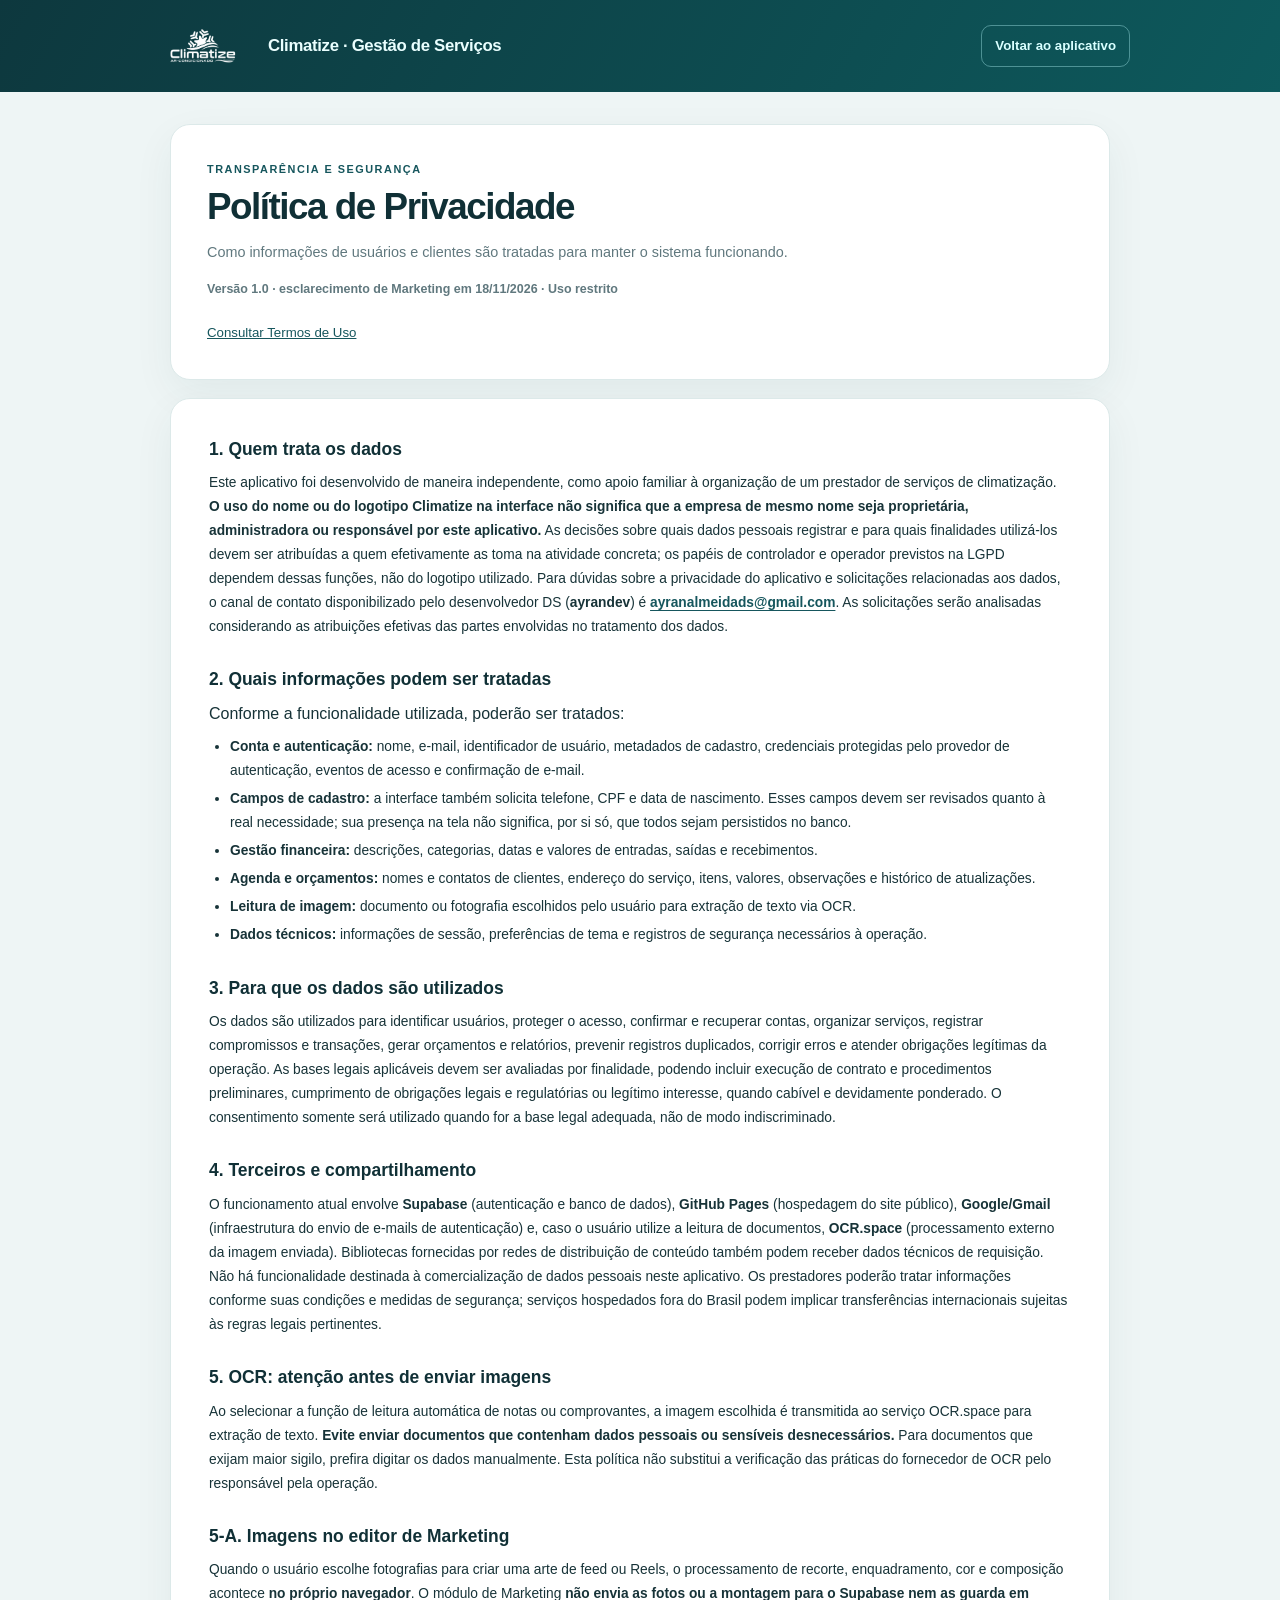
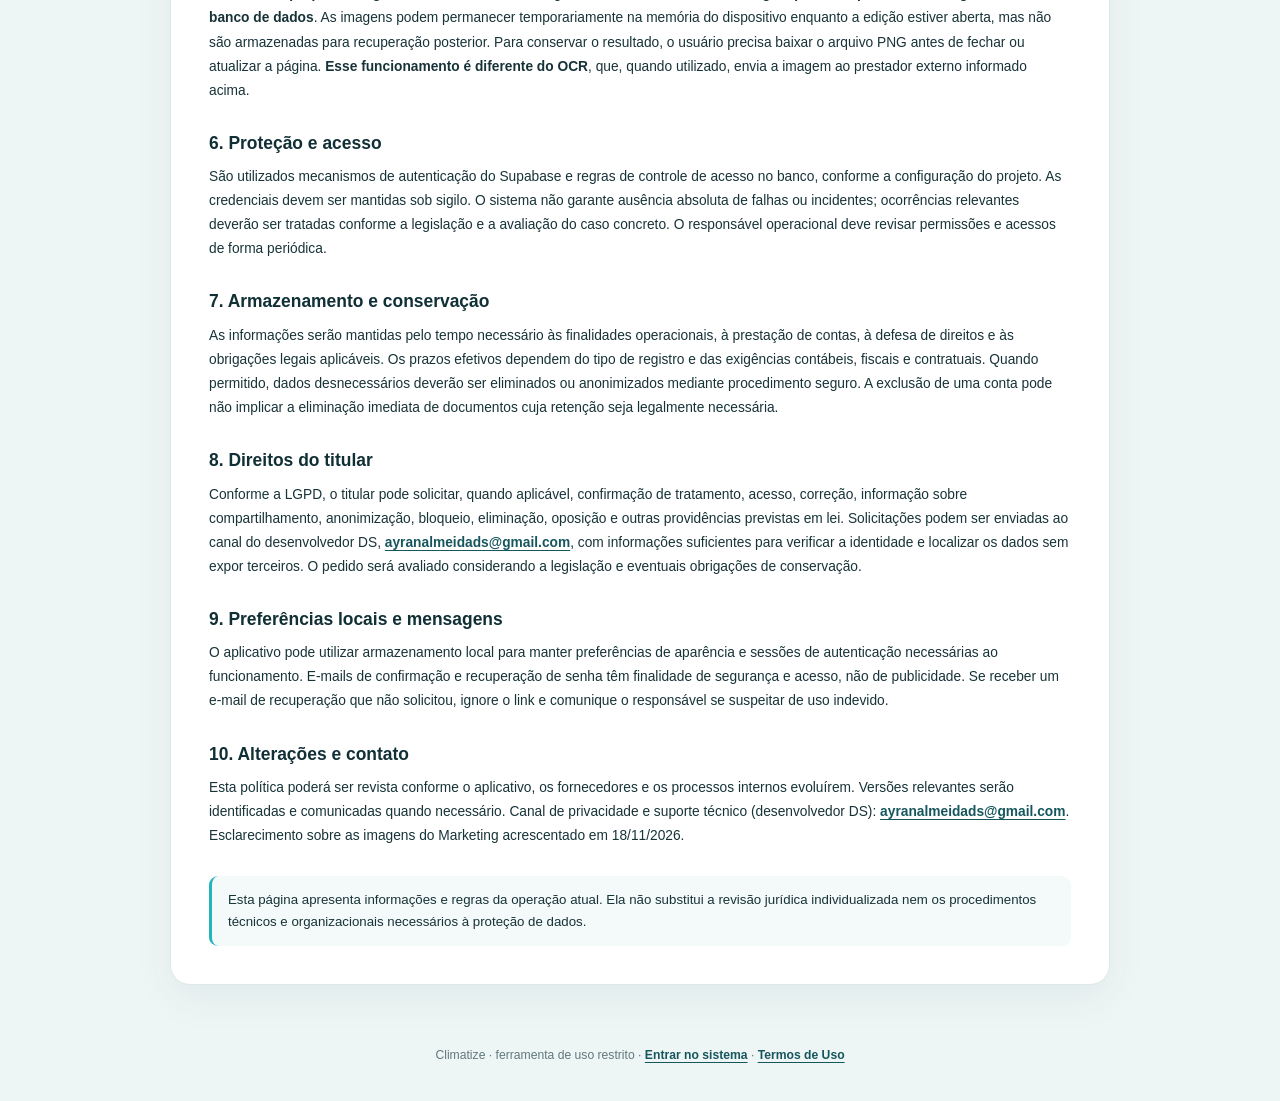
<file: privacidade.html>
<!doctype html>
<html lang="pt-BR"><head><meta charset="utf-8"><meta name="viewport" content="width=device-width, initial-scale=1"><meta name="robots" content="index,follow"><meta name="description" content="Como informações de usuários e clientes são tratadas para manter o sistema funcionando."><meta name="color-scheme" content="light dark"><meta name="theme-color" content="#0d383e"><title>Climatize · Política de Privacidade</title>
<script>(function(){try{var v=localStorage.getItem('climatize_theme_v21');document.documentElement.dataset.theme=v==='dark'||v==='light'?v:'light'}catch(e){document.documentElement.dataset.theme='light'}})();</script>
<link rel="icon" href="icon-192-v22.png"><link rel="stylesheet" href="ui-v23.css?v=20261117.2340"><link rel="stylesheet" href="legal.css?v=20261117.2350"></head>
<body class="legal-layout"><header class="legal-header"><div class="legal-brand"><img src="climatize.png" alt="Logo Climatize"><b>Climatize · Gestão de Serviços</b></div><a href="index.html">Voltar ao aplicativo</a></header><main class="legal-content" id="conteudo"><div class="legal-intro"><span class="legal-overline">Transparência e segurança</span><h1>Política de Privacidade</h1><p>Como informações de usuários e clientes são tratadas para manter o sistema funcionando.</p><p class="legal-meta">Versão 1.0 · esclarecimento de Marketing em 18/11/2026 · Uso restrito</p><div class="legal-links"><a href="termos.html">Consultar Termos de Uso</a></div></div><article class="legal-main"><section><h2>1. Quem trata os dados</h2><p>Este aplicativo foi desenvolvido de maneira independente, como apoio familiar à organização de um prestador de serviços de climatização. <strong>O uso do nome ou do logotipo Climatize na interface não significa que a empresa de mesmo nome seja proprietária, administradora ou responsável por este aplicativo.</strong> As decisões sobre quais dados pessoais registrar e para quais finalidades utilizá-los devem ser atribuídas a quem efetivamente as toma na atividade concreta; os papéis de controlador e operador previstos na LGPD dependem dessas funções, não do logotipo utilizado. Para dúvidas sobre a privacidade do aplicativo e solicitações relacionadas aos dados, o canal de contato disponibilizado pelo desenvolvedor DS (<strong>ayrandev</strong>) é <a href="mailto:ayranalmeidads@gmail.com">ayranalmeidads@gmail.com</a>. As solicitações serão analisadas considerando as atribuições efetivas das partes envolvidas no tratamento dos dados.</p></section>
<section><h2>2. Quais informações podem ser tratadas</h2><div>Conforme a funcionalidade utilizada, poderão ser tratados:<ul><li><strong>Conta e autenticação:</strong> nome, e-mail, identificador de usuário, metadados de cadastro, credenciais protegidas pelo provedor de autenticação, eventos de acesso e confirmação de e-mail.</li><li><strong>Campos de cadastro:</strong> a interface também solicita telefone, CPF e data de nascimento. Esses campos devem ser revisados quanto à real necessidade; sua presença na tela não significa, por si só, que todos sejam persistidos no banco.</li><li><strong>Gestão financeira:</strong> descrições, categorias, datas e valores de entradas, saídas e recebimentos.</li><li><strong>Agenda e orçamentos:</strong> nomes e contatos de clientes, endereço do serviço, itens, valores, observações e histórico de atualizações.</li><li><strong>Leitura de imagem:</strong> documento ou fotografia escolhidos pelo usuário para extração de texto via OCR.</li><li><strong>Dados técnicos:</strong> informações de sessão, preferências de tema e registros de segurança necessários à operação.</li></ul></div></section>
<section><h2>3. Para que os dados são utilizados</h2><p>Os dados são utilizados para identificar usuários, proteger o acesso, confirmar e recuperar contas, organizar serviços, registrar compromissos e transações, gerar orçamentos e relatórios, prevenir registros duplicados, corrigir erros e atender obrigações legítimas da operação. As bases legais aplicáveis devem ser avaliadas por finalidade, podendo incluir execução de contrato e procedimentos preliminares, cumprimento de obrigações legais e regulatórias ou legítimo interesse, quando cabível e devidamente ponderado. O consentimento somente será utilizado quando for a base legal adequada, não de modo indiscriminado.</p></section>
<section><h2>4. Terceiros e compartilhamento</h2><p>O funcionamento atual envolve <strong>Supabase</strong> (autenticação e banco de dados), <strong>GitHub Pages</strong> (hospedagem do site público), <strong>Google/Gmail</strong> (infraestrutura do envio de e-mails de autenticação) e, caso o usuário utilize a leitura de documentos, <strong>OCR.space</strong> (processamento externo da imagem enviada). Bibliotecas fornecidas por redes de distribuição de conteúdo também podem receber dados técnicos de requisição. Não há funcionalidade destinada à comercialização de dados pessoais neste aplicativo. Os prestadores poderão tratar informações conforme suas condições e medidas de segurança; serviços hospedados fora do Brasil podem implicar transferências internacionais sujeitas às regras legais pertinentes.</p></section>
<section><h2>5. OCR: atenção antes de enviar imagens</h2><p>Ao selecionar a função de leitura automática de notas ou comprovantes, a imagem escolhida é transmitida ao serviço OCR.space para extração de texto. <strong>Evite enviar documentos que contenham dados pessoais ou sensíveis desnecessários.</strong> Para documentos que exijam maior sigilo, prefira digitar os dados manualmente. Esta política não substitui a verificação das práticas do fornecedor de OCR pelo responsável pela operação.</p></section>
<section><h2>5-A. Imagens no editor de Marketing</h2><p>Quando o usuário escolhe fotografias para criar uma arte de feed ou Reels, o processamento de recorte, enquadramento, cor e composição acontece <strong>no próprio navegador</strong>. O módulo de Marketing <strong>não envia as fotos ou a montagem para o Supabase nem as guarda em banco de dados</strong>. As imagens podem permanecer temporariamente na memória do dispositivo enquanto a edição estiver aberta, mas não são armazenadas para recuperação posterior. Para conservar o resultado, o usuário precisa baixar o arquivo PNG antes de fechar ou atualizar a página. <strong>Esse funcionamento é diferente do OCR</strong>, que, quando utilizado, envia a imagem ao prestador externo informado acima.</p></section>
<section><h2>6. Proteção e acesso</h2><p>São utilizados mecanismos de autenticação do Supabase e regras de controle de acesso no banco, conforme a configuração do projeto. As credenciais devem ser mantidas sob sigilo. O sistema não garante ausência absoluta de falhas ou incidentes; ocorrências relevantes deverão ser tratadas conforme a legislação e a avaliação do caso concreto. O responsável operacional deve revisar permissões e acessos de forma periódica.</p></section>
<section><h2>7. Armazenamento e conservação</h2><p>As informações serão mantidas pelo tempo necessário às finalidades operacionais, à prestação de contas, à defesa de direitos e às obrigações legais aplicáveis. Os prazos efetivos dependem do tipo de registro e das exigências contábeis, fiscais e contratuais. Quando permitido, dados desnecessários deverão ser eliminados ou anonimizados mediante procedimento seguro. A exclusão de uma conta pode não implicar a eliminação imediata de documentos cuja retenção seja legalmente necessária.</p></section>
<section><h2>8. Direitos do titular</h2><p>Conforme a LGPD, o titular pode solicitar, quando aplicável, confirmação de tratamento, acesso, correção, informação sobre compartilhamento, anonimização, bloqueio, eliminação, oposição e outras providências previstas em lei. Solicitações podem ser enviadas ao canal do desenvolvedor DS, <a href="mailto:ayranalmeidads@gmail.com">ayranalmeidads@gmail.com</a>, com informações suficientes para verificar a identidade e localizar os dados sem expor terceiros. O pedido será avaliado considerando a legislação e eventuais obrigações de conservação.</p></section>
<section><h2>9. Preferências locais e mensagens</h2><p>O aplicativo pode utilizar armazenamento local para manter preferências de aparência e sessões de autenticação necessárias ao funcionamento. E-mails de confirmação e recuperação de senha têm finalidade de segurança e acesso, não de publicidade. Se receber um e-mail de recuperação que não solicitou, ignore o link e comunique o responsável se suspeitar de uso indevido.</p></section>
<section><h2>10. Alterações e contato</h2><p>Esta política poderá ser revista conforme o aplicativo, os fornecedores e os processos internos evoluírem. Versões relevantes serão identificadas e comunicadas quando necessário. Canal de privacidade e suporte técnico (desenvolvedor DS): <a href="mailto:ayranalmeidads@gmail.com">ayranalmeidads@gmail.com</a>. Esclarecimento sobre as imagens do Marketing acrescentado em 18/11/2026.</p></section><div class="legal-note">Esta página apresenta informações e regras da operação atual. Ela não substitui a revisão jurídica individualizada nem os procedimentos técnicos e organizacionais necessários à proteção de dados.</div></article></main><footer class="legal-footer">Climatize · ferramenta de uso restrito · <a href="index.html">Entrar no sistema</a> · <a href="termos.html">Termos de Uso</a></footer></body></html>
</file>
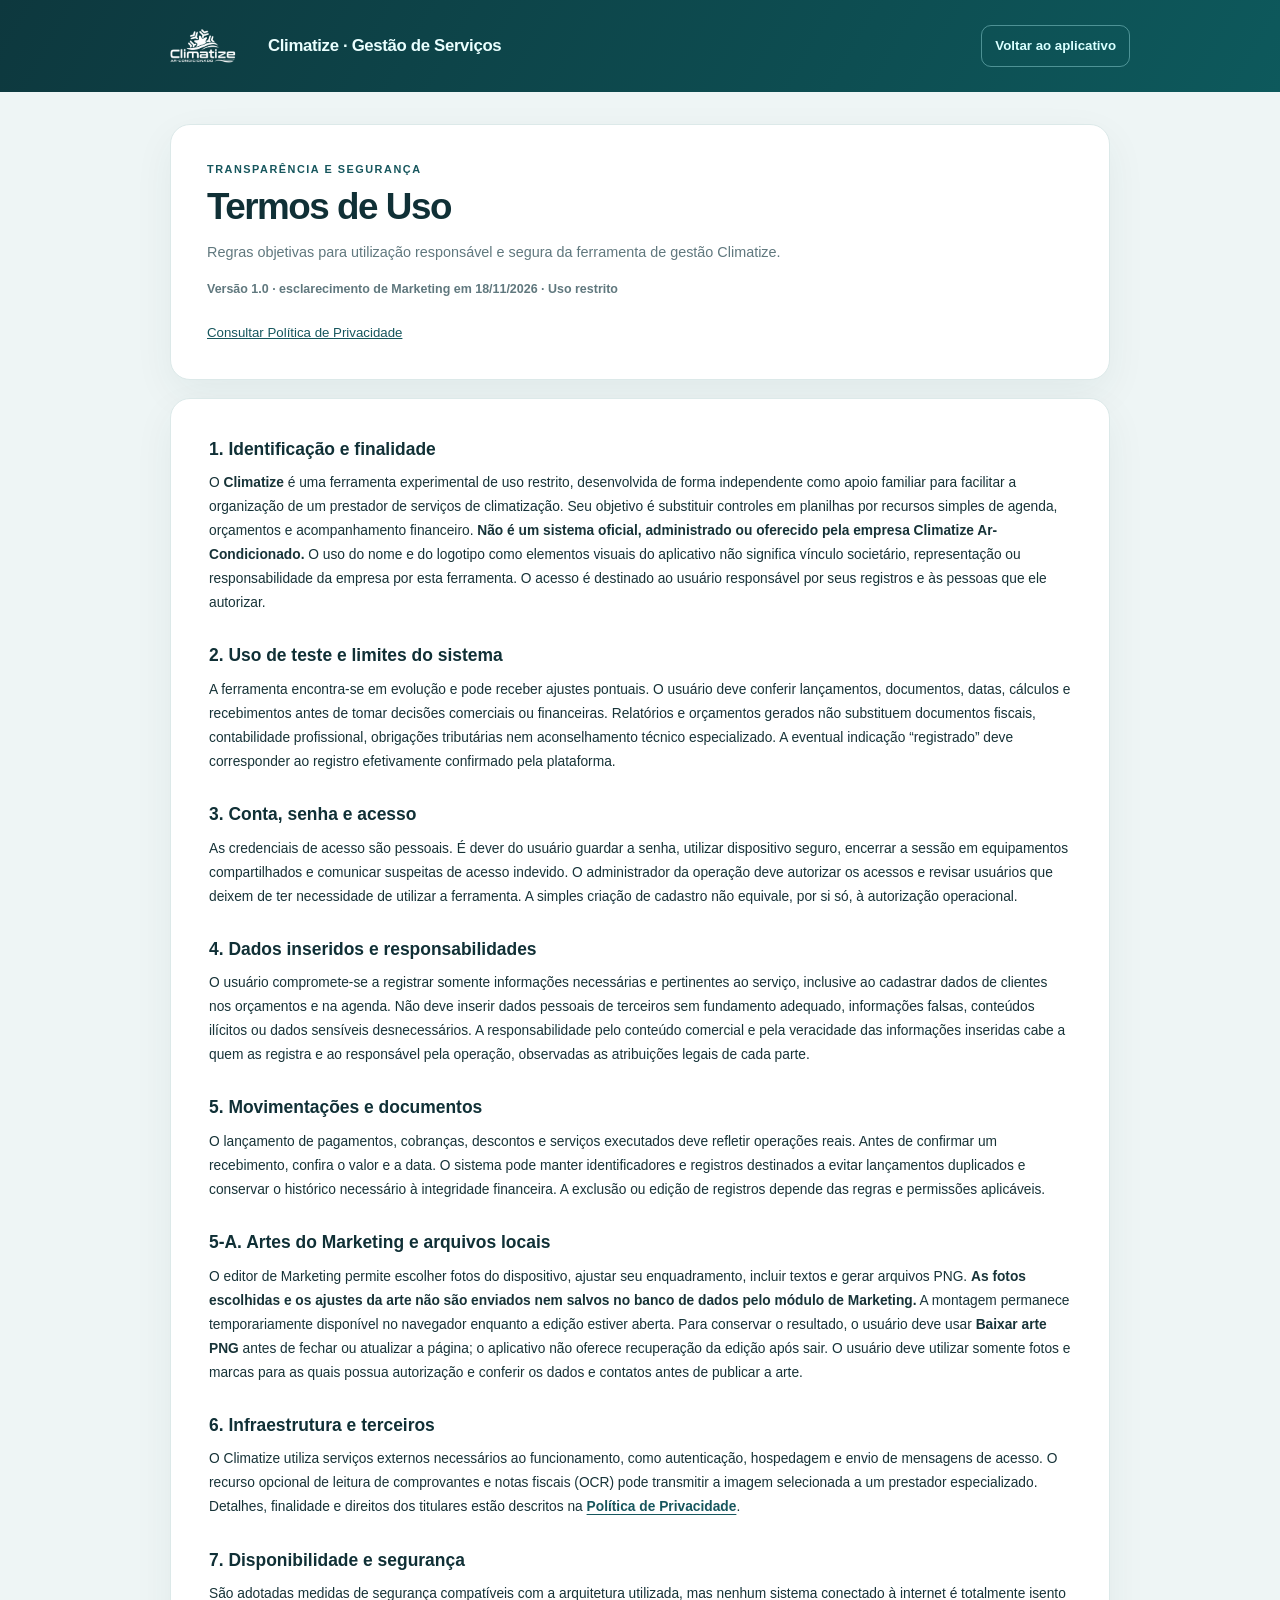
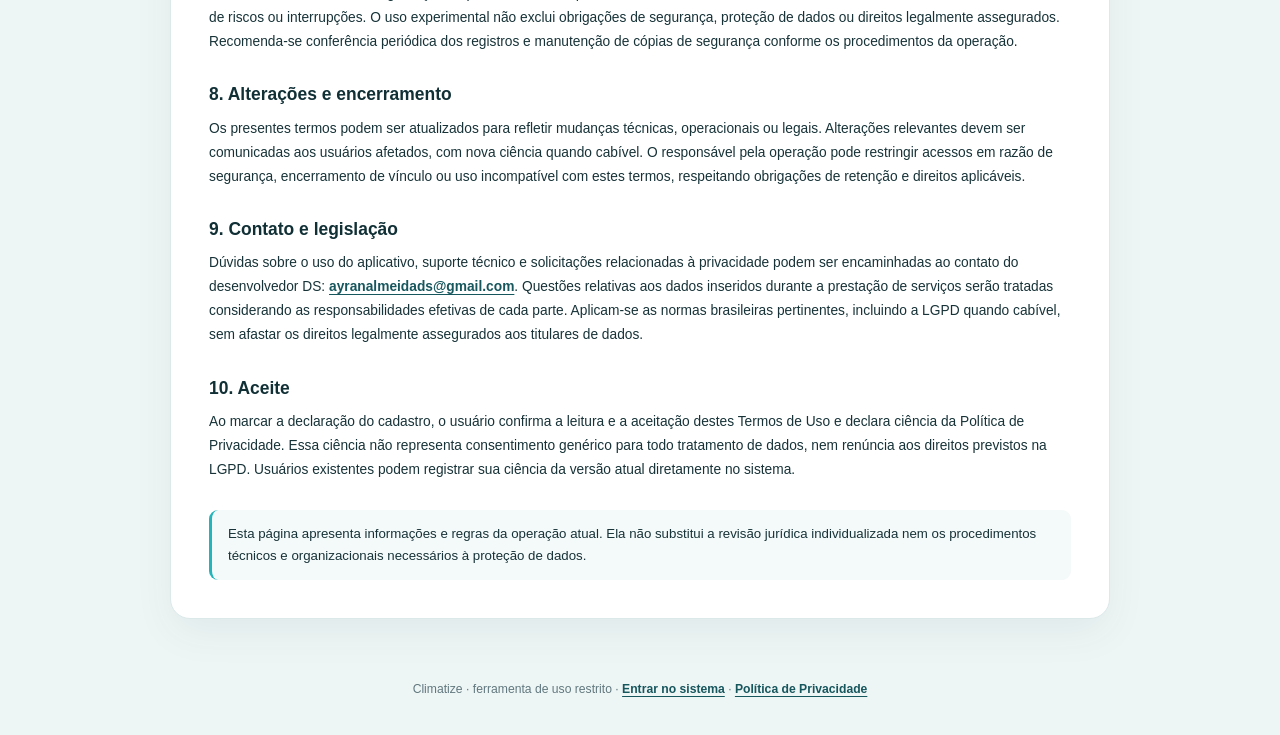
<file: termos.html>
<!doctype html>
<html lang="pt-BR"><head><meta charset="utf-8"><meta name="viewport" content="width=device-width, initial-scale=1"><meta name="robots" content="index,follow"><meta name="description" content="Regras objetivas para utilização responsável e segura da ferramenta de gestão Climatize."><meta name="color-scheme" content="light dark"><meta name="theme-color" content="#0d383e"><title>Climatize · Termos de Uso</title>
<script>(function(){try{var v=localStorage.getItem('climatize_theme_v21');document.documentElement.dataset.theme=v==='dark'||v==='light'?v:'light'}catch(e){document.documentElement.dataset.theme='light'}})();</script>
<link rel="icon" href="icon-192-v22.png"><link rel="stylesheet" href="ui-v23.css?v=20261117.2340"><link rel="stylesheet" href="legal.css?v=20261117.2350"></head>
<body class="legal-layout"><header class="legal-header"><div class="legal-brand"><img src="climatize.png" alt="Logo Climatize"><b>Climatize · Gestão de Serviços</b></div><a href="index.html">Voltar ao aplicativo</a></header><main class="legal-content" id="conteudo"><div class="legal-intro"><span class="legal-overline">Transparência e segurança</span><h1>Termos de Uso</h1><p>Regras objetivas para utilização responsável e segura da ferramenta de gestão Climatize.</p><p class="legal-meta">Versão 1.0 · esclarecimento de Marketing em 18/11/2026 · Uso restrito</p><div class="legal-links"><a href="privacidade.html">Consultar Política de Privacidade</a></div></div><article class="legal-main"><section><h2>1. Identificação e finalidade</h2><p>O <strong>Climatize</strong> é uma ferramenta experimental de uso restrito, desenvolvida de forma independente como apoio familiar para facilitar a organização de um prestador de serviços de climatização. Seu objetivo é substituir controles em planilhas por recursos simples de agenda, orçamentos e acompanhamento financeiro. <strong>Não é um sistema oficial, administrado ou oferecido pela empresa Climatize Ar-Condicionado.</strong> O uso do nome e do logotipo como elementos visuais do aplicativo não significa vínculo societário, representação ou responsabilidade da empresa por esta ferramenta. O acesso é destinado ao usuário responsável por seus registros e às pessoas que ele autorizar.</p></section>
<section><h2>2. Uso de teste e limites do sistema</h2><p>A ferramenta encontra-se em evolução e pode receber ajustes pontuais. O usuário deve conferir lançamentos, documentos, datas, cálculos e recebimentos antes de tomar decisões comerciais ou financeiras. Relatórios e orçamentos gerados não substituem documentos fiscais, contabilidade profissional, obrigações tributárias nem aconselhamento técnico especializado. A eventual indicação “registrado” deve corresponder ao registro efetivamente confirmado pela plataforma.</p></section>
<section><h2>3. Conta, senha e acesso</h2><p>As credenciais de acesso são pessoais. É dever do usuário guardar a senha, utilizar dispositivo seguro, encerrar a sessão em equipamentos compartilhados e comunicar suspeitas de acesso indevido. O administrador da operação deve autorizar os acessos e revisar usuários que deixem de ter necessidade de utilizar a ferramenta. A simples criação de cadastro não equivale, por si só, à autorização operacional.</p></section>
<section><h2>4. Dados inseridos e responsabilidades</h2><p>O usuário compromete-se a registrar somente informações necessárias e pertinentes ao serviço, inclusive ao cadastrar dados de clientes nos orçamentos e na agenda. Não deve inserir dados pessoais de terceiros sem fundamento adequado, informações falsas, conteúdos ilícitos ou dados sensíveis desnecessários. A responsabilidade pelo conteúdo comercial e pela veracidade das informações inseridas cabe a quem as registra e ao responsável pela operação, observadas as atribuições legais de cada parte.</p></section>
<section><h2>5. Movimentações e documentos</h2><p>O lançamento de pagamentos, cobranças, descontos e serviços executados deve refletir operações reais. Antes de confirmar um recebimento, confira o valor e a data. O sistema pode manter identificadores e registros destinados a evitar lançamentos duplicados e conservar o histórico necessário à integridade financeira. A exclusão ou edição de registros depende das regras e permissões aplicáveis.</p></section>
<section><h2>5-A. Artes do Marketing e arquivos locais</h2><p>O editor de Marketing permite escolher fotos do dispositivo, ajustar seu enquadramento, incluir textos e gerar arquivos PNG. <strong>As fotos escolhidas e os ajustes da arte não são enviados nem salvos no banco de dados pelo módulo de Marketing.</strong> A montagem permanece temporariamente disponível no navegador enquanto a edição estiver aberta. Para conservar o resultado, o usuário deve usar <strong>Baixar arte PNG</strong> antes de fechar ou atualizar a página; o aplicativo não oferece recuperação da edição após sair. O usuário deve utilizar somente fotos e marcas para as quais possua autorização e conferir os dados e contatos antes de publicar a arte.</p></section>
<section><h2>6. Infraestrutura e terceiros</h2><p>O Climatize utiliza serviços externos necessários ao funcionamento, como autenticação, hospedagem e envio de mensagens de acesso. O recurso opcional de leitura de comprovantes e notas fiscais (OCR) pode transmitir a imagem selecionada a um prestador especializado. Detalhes, finalidade e direitos dos titulares estão descritos na <a href="privacidade.html">Política de Privacidade</a>.</p></section>
<section><h2>7. Disponibilidade e segurança</h2><p>São adotadas medidas de segurança compatíveis com a arquitetura utilizada, mas nenhum sistema conectado à internet é totalmente isento de riscos ou interrupções. O uso experimental não exclui obrigações de segurança, proteção de dados ou direitos legalmente assegurados. Recomenda-se conferência periódica dos registros e manutenção de cópias de segurança conforme os procedimentos da operação.</p></section>
<section><h2>8. Alterações e encerramento</h2><p>Os presentes termos podem ser atualizados para refletir mudanças técnicas, operacionais ou legais. Alterações relevantes devem ser comunicadas aos usuários afetados, com nova ciência quando cabível. O responsável pela operação pode restringir acessos em razão de segurança, encerramento de vínculo ou uso incompatível com estes termos, respeitando obrigações de retenção e direitos aplicáveis.</p></section>
<section><h2>9. Contato e legislação</h2><p>Dúvidas sobre o uso do aplicativo, suporte técnico e solicitações relacionadas à privacidade podem ser encaminhadas ao contato do desenvolvedor DS: <a href="mailto:ayranalmeidads@gmail.com">ayranalmeidads@gmail.com</a>. Questões relativas aos dados inseridos durante a prestação de serviços serão tratadas considerando as responsabilidades efetivas de cada parte. Aplicam-se as normas brasileiras pertinentes, incluindo a LGPD quando cabível, sem afastar os direitos legalmente assegurados aos titulares de dados.</p></section>
<section><h2>10. Aceite</h2><p>Ao marcar a declaração do cadastro, o usuário confirma a leitura e a aceitação destes Termos de Uso e declara ciência da Política de Privacidade. Essa ciência não representa consentimento genérico para todo tratamento de dados, nem renúncia aos direitos previstos na LGPD. Usuários existentes podem registrar sua ciência da versão atual diretamente no sistema.</p></section><div class="legal-note">Esta página apresenta informações e regras da operação atual. Ela não substitui a revisão jurídica individualizada nem os procedimentos técnicos e organizacionais necessários à proteção de dados.</div></article></main><footer class="legal-footer">Climatize · ferramenta de uso restrito · <a href="index.html">Entrar no sistema</a> · <a href="privacidade.html">Política de Privacidade</a></footer></body></html>
</file>
<file: ui-v23.css>
/* Climatize 2.1 - Design System / mobile first / nenhuma alteração no banco */
:root {
  color-scheme:light;
  --page:#eef5f5;--surface:#ffffff;--surface-2:#f4f9f9;--surface-3:#e9f2f2;
  --text:#173338;--title:#103036;--muted:#60787e;--border:#dce9e9;
  --header:#0e3035;--header-2:#12454a;--primary:#16565d;--primary-hover:#0d4149;
  --accent:#23b5bb;--accent-soft:#d9f5f4;--accent-contrast:#06464b;
  --success:#17a58a;--success-soft:#dcf8ed;--danger:#d9586d;--danger-soft:#fff0f3;
  --warning:#c28a35;--warning-soft:#fff6e5;--focus:#0a9ca4;
  --shadow:0 14px 40px rgba(13,60,66,.06);--card-shadow:var(--shadow);
  --chart-grid:#e8eff0;--radius:18px;--radius-sm:12px;
  --bg-dark:var(--header);--light-bg:var(--page);--text-dark:var(--text);--text-light:#fff;
  --v2-border:var(--border);--v2-ink:var(--text);--v2-muted:var(--muted);--v2-surface:var(--surface);--v2-bg:var(--page);--v2-cyan:var(--accent);
}
html[data-theme="dark"] {
  color-scheme:dark;
  --page:#0b1d22;--surface:#142a30;--surface-2:#19353b;--surface-3:#234047;
  --text:#dfeff0;--title:#f7fcfc;--muted:#a6bfc3;--border:#315157;
  --header:#071a20;--header-2:#0e383f;--primary:#68d3d5;--primary-hover:#92f0ec;
  --accent:#62d7d8;--accent-soft:#16464c;--accent-contrast:#abf5ed;
  --success:#49d6ad;--success-soft:#114d43;--danger:#ff8795;--danger-soft:#552632;
  --warning:#f1ba61;--warning-soft:#503c1e;--focus:#80e8ec;
  --shadow:0 14px 40px rgba(0,0,0,.18);--chart-grid:#2c474d;
}
*,*::before,*::after{box-sizing:border-box}
html{font-family:Inter,"Segoe UI",Roboto,Helvetica,Arial,sans-serif;scroll-behavior:smooth;scroll-padding-top:112px}
body{margin:0;background:var(--page);color:var(--text);font:400 16px/1.5 Inter,"Segoe UI",Roboto,Helvetica,Arial,sans-serif;min-width:290px;transition:background .2s,color .2s}
button,input,select,textarea{font:inherit}
button{cursor:pointer}button:disabled{opacity:.48;cursor:not-allowed;transform:none!important}
a{color:var(--primary)}p,h1,h2,h3,h4{margin:0}p{line-height:1.5}
img{max-width:100%;height:auto}.hidden{display:none!important}
:focus-visible{outline:3px solid var(--focus);outline-offset:3px}
.climatize-logo-img{display:block;object-fit:contain;width:auto;max-width:100%}
/* Login */
.screen{min-height:100svh;padding:26px 16px;display:flex;justify-content:center;align-items:center;background:radial-gradient(circle at 80% 12%,rgba(75,202,213,.24),transparent 35%),linear-gradient(145deg,#081e23,#164f53)}
.auth-card{position:relative;width:min(100%,440px);border-radius:24px;padding:26px;background:var(--surface);box-shadow:0 25px 75px #001c2045;color:var(--text);border:1px solid var(--border)}
.auth-theme-toggle{display:flex;gap:7px;align-items:center;margin-left:auto;color:var(--muted);border:0;background:var(--surface-2);padding:7px 11px;border-radius:25px;font-size:.75rem}
.logo-container{text-align:center;margin:9px 0 28px}.logo-container .climatize-logo-img{width:210px;max-height:95px;margin:0 auto 9px}.logo-container h2{font-size:1.5rem;letter-spacing:-.03em;color:var(--title)}.logo-container p{font-size:.86rem;color:var(--muted)}
.auth-form{display:none;flex-direction:column;gap:14px}.auth-form.active{display:flex}.auth-form h3{color:var(--title);font-size:1.14rem;margin-bottom:4px}
.auth-form input:not([type="checkbox"]),.auth-form select{width:100%;background:var(--surface-2);color:var(--text);border:1px solid var(--border);border-radius:12px;padding:13px 15px;min-height:48px;outline:0}
.auth-form input:focus{border-color:var(--accent);box-shadow:0 0 0 3px var(--accent-soft)}
.terms-container{display:flex;gap:9px;font-size:.78rem;color:var(--muted);align-items:start}.terms-container input{accent-color:var(--accent);margin-top:4px}.toggle-text{font-size:.85rem;text-align:center;margin:8px 0 0}.toggle-text a{font-weight:700}
/* Shell / top / navigation */
.app-container{min-height:100svh}.top-bar{background:var(--header);color:#e8ffff;position:sticky;top:0;z-index:30;border-bottom:1px solid #4bd2d52a}
.top-inner{max-width:1240px;margin:auto;display:flex;align-items:center;justify-content:space-between;gap:20px;min-height:78px;padding:10px 24px}
.brand-lockup{display:flex;gap:14px;align-items:center;min-width:0}.brand-logo{max-height:56px;width:164px;object-position:left}
.brand-caption{border-left:1px solid #ffffff36;padding-left:14px;display:flex;flex-direction:column;line-height:1.22;gap:4px}
.brand-caption strong{font-size:.98rem;letter-spacing:.01em}.brand-caption span{font-size:.72rem;color:#a5c8ca}
.header-actions{display:flex;gap:9px;align-items:center}.theme-toggle,.btn-logout{border:1px solid #5e909475;border-radius:12px;padding:10px 13px;background:#ffffff0a;color:#e7ffff;display:inline-flex;align-items:center;justify-content:center;gap:8px;min-height:42px;font-size:.82rem;font-weight:700;transition:background .2s}
.theme-toggle:hover,.btn-logout:hover{background:#ffffff1c}.theme-icon{font-size:1.14rem;line-height:1}.btn-exit{background:#ffffff0f}
.module-nav{max-width:1240px;margin:0 auto;padding:18px 24px 0;display:flex;gap:9px;position:relative;z-index:9}
.module-tab{border:1px solid var(--border);background:var(--surface);color:var(--muted);display:flex;align-items:center;justify-content:center;gap:9px;padding:12px 22px;min-height:48px;border-radius:13px;font-size:.89rem;font-weight:750;box-shadow:0 2px 6px #183c4008;transition:background .15s,transform .15s}
.module-tab svg{width:18px;height:18px;stroke:currentColor;fill:none;stroke-width:1.9;stroke-linecap:round;stroke-linejoin:round;flex-shrink:0}
.module-tab:hover{background:var(--surface-2);transform:translateY(-1px)}
.module-tab.is-active{background:var(--header-2);border-color:var(--header-2);color:#fff;box-shadow:0 7px 17px #15383b23}
.app-flash{max-width:1192px;margin:14px auto 0;padding:13px 17px;background:var(--accent-soft);color:var(--accent-contrast);border:1px solid var(--accent);border-radius:12px;font-weight:600}
.app-flash.is-danger{background:var(--danger-soft);border-color:var(--danger);color:var(--danger)}
.main-content{width:min(calc(100% - 48px),1192px);margin:22px auto 65px;display:flex;flex-direction:column;gap:20px}
/* Dashboard visual */
.finance-hero{isolation:isolate;position:relative;overflow:hidden;display:flex;align-items:center;justify-content:space-between;gap:26px;min-height:210px;border-radius:22px;background:linear-gradient(115deg,#0d3c41,#17666b);color:#eaffff;padding:30px 34px}
.finance-hero-copy,.hero-actions{position:relative;z-index:1}
.finance-hero .eyebrow{color:#94e4df;font-size:.68rem;font-weight:800;letter-spacing:.13em;display:inline-flex;align-items:center;gap:8px}
.eyebrow-dot{width:7px;height:7px;background:#73ede8;border-radius:50%;box-shadow:0 0 0 4px #73ede823}
.finance-hero h1{font-size:clamp(1.5rem,2.6vw,2.45rem);line-height:1.15;letter-spacing:-.045em;margin:9px 0 8px;font-weight:800;max-width:660px}
.finance-hero h1 em{color:#83e4e3;font-style:normal}
.finance-hero p{color:#c2e4e6;font-size:.95rem;max-width:540px}
.hero-date{display:inline-block;margin-top:18px;padding:5px 10px;background:#ffffff12;border:1px solid #ffffff1e;border-radius:20px;font-size:.76rem;color:#b1d9d9;text-transform:capitalize}
.hero-actions{min-width:195px;display:flex;flex-direction:column;gap:10px}
.btn-hero,.btn-hero-ghost{border-radius:12px;min-height:44px;padding:11px 17px;font-size:.87rem;font-weight:750}
.btn-hero{background:#8deddf;color:#084144;border:1px solid #b7fff1}.btn-hero:hover{background:#c6fff4}
.btn-hero-ghost{color:#ebffff;background:#ffffff12;border:1px solid #ffffff5c;display:flex;justify-content:space-between;gap:10px}.btn-hero-ghost:hover{background:#ffffff25}
.hero-halo{position:absolute;width:330px;height:330px;border:65px solid #ffffff09;border-radius:50%;right:-63px;top:-185px;z-index:0;pointer-events:none}
.kpi-grid{display:grid;grid-template-columns:repeat(3,minmax(0,1fr));gap:16px}
.kpi-card{position:relative;min-width:0;min-height:148px;display:flex;flex-direction:column;justify-content:space-between;background:var(--surface);border:1px solid var(--border);border-radius:18px;padding:22px 23px;box-shadow:var(--shadow);overflow:hidden}
.kpi-card::after{content:"";position:absolute;right:-20px;bottom:-58px;width:132px;height:132px;border-radius:50%;background:var(--accent-soft);opacity:.45;pointer-events:none}
.kpi-top{display:flex;align-items:center;justify-content:space-between;gap:12px;position:relative;z-index:1}
.kpi-icon{display:grid;place-items:center;width:38px;height:38px;border-radius:12px;background:var(--accent-soft);font-size:1.4rem;color:var(--primary);font-weight:700}
.kpi-mini{font-size:.72rem;color:var(--muted);text-align:right}
.kpi-label{color:var(--muted);font-size:.84rem;font-weight:700;position:relative;z-index:1;margin-top:13px}
.kpi-card strong{font-size:clamp(1.4rem,2.6vw,2rem);font-weight:800;line-height:1.25;letter-spacing:-.04em;color:var(--title);position:relative;z-index:1;font-variant-numeric:tabular-nums;overflow-wrap:anywhere}
.kpi-card.in .kpi-icon{color:var(--success);background:var(--success-soft)}.kpi-card.out .kpi-icon{color:var(--danger);background:var(--danger-soft)}
.kpi-card.in::before,.kpi-card.out::before,.kpi-card.total::before{content:"";position:absolute;left:0;top:21px;bottom:21px;width:4px;border-radius:0 4px 4px 0;background:var(--success)}.kpi-card.out::before{background:var(--danger)}.kpi-card.total::before{background:var(--accent)}
.dashboard-row{display:grid;grid-template-columns:minmax(0,1.55fr) minmax(270px,.9fr);gap:18px;align-items:stretch}
.card-section{min-width:0;padding:25px;background:var(--surface);border:1px solid var(--border);border-radius:18px;box-shadow:var(--shadow)}
.card-section h3{font-size:1.12rem;font-weight:800;line-height:1.3;color:var(--title);letter-spacing:-.016em;margin-bottom:14px}
.section-kicker{font-size:.68rem;color:var(--muted);font-weight:800;letter-spacing:.12em;margin-bottom:6px}
.section-subtitle{font-size:.85rem;color:var(--muted);margin:-7px 0 20px}
.chart-container{position:relative;min-width:0;width:100%;height:276px;margin-top:12px}
.quick-card{background:var(--surface);display:flex;flex-direction:column}.quick-card>p{color:var(--muted);font-size:.83rem;margin:-9px 0 14px}
.quick-links{display:flex;flex-direction:column;gap:7px}.quick-link{display:flex;align-items:center;gap:13px;width:100%;border:1px solid var(--border);border-radius:12px;padding:11px;background:var(--surface-2);text-align:left;color:var(--text)}
.quick-link:hover{border-color:var(--accent);background:var(--accent-soft)}.quick-link>span:nth-child(2){display:flex;flex-direction:column;gap:1px;flex:1;min-width:0}.quick-link strong{font-size:.82rem}.quick-link small{font-size:.71rem;color:var(--muted)}.quick-link>b{font-weight:400;color:var(--muted)}.quick-icon{border-radius:10px;background:var(--surface);color:var(--primary);width:36px;height:36px;display:grid;place-items:center;font-size:1.18rem}
.finance-workspace{display:grid;grid-template-columns:minmax(0,1.1fr) minmax(0,1fr);gap:18px;align-items:start}
/* Buttons / form controls */
.btn-primary,.btn-secondary,.btn-outline{display:inline-flex;align-items:center;justify-content:center;gap:7px;min-height:43px;padding:10px 16px;border-radius:11px;border:1px solid transparent;font-weight:750;line-height:1.2;font-size:.85rem;white-space:normal;text-align:center;transition:background .16s,transform .16s}
.btn-primary{background:#12636a;border-color:#12636a;color:#fff}
.btn-primary:hover{background:#0d4d53;transform:translateY(-1px)}
.btn-secondary{background:var(--accent-soft);border-color:var(--accent);color:var(--accent-contrast)}
.btn-outline{color:var(--primary);background:var(--surface);border-color:var(--border)}.btn-outline:hover{border-color:var(--accent);background:var(--accent-soft)}
html[data-theme="dark"] .btn-primary{background:#4bced0;border-color:#4bced0;color:#052f36}html[data-theme="dark"] .btn-primary:hover{background:#91ece7}
.btn-group,.ocr-actions-group{display:flex;flex-wrap:wrap;gap:10px}
.grid-form{display:grid;grid-template-columns:repeat(2,minmax(0,1fr));gap:14px}
.grid-form .field-shell{min-width:0;display:flex;flex-direction:column;gap:6px;color:var(--muted);font-size:.77rem;font-weight:750}
.field-shell input,.field-shell select{width:100%}
.grid-form button[type="submit"]{grid-column:1/-1;width:100%;margin-top:2px}
input:not([type="checkbox"]):not([type="radio"]):not([type="file"]),select,textarea{width:100%;max-width:100%;min-width:0;background:var(--surface-2);color:var(--text);border:1px solid var(--border);border-radius:11px;min-height:44px;padding:10px 12px;outline:0;transition:border-color .15s,background .15s,box-shadow .15s}
textarea{resize:vertical;min-height:88px}
input:focus,select:focus,textarea:focus{border-color:var(--focus)!important;box-shadow:0 0 0 3px var(--accent-soft)}
input::placeholder,textarea::placeholder{color:var(--muted);opacity:.79}input:disabled,select:disabled,textarea:disabled{opacity:.6;cursor:not-allowed}
input[type="checkbox"]{width:18px;height:18px;min-width:18px;accent-color:var(--focus)}
.ocr-box{display:flex;flex-direction:column;gap:15px}.ocr-actions-group>*{flex:1 1 175px}
.ocr-status{border:1px dashed var(--border);border-radius:12px;padding:12px 13px;background:var(--surface-2);color:var(--muted);font-size:.82rem;font-style:normal}
.ocr-preview-box{display:none;background:var(--surface-2);border:1px solid var(--accent);border-radius:12px;padding:16px;margin-top:3px}
.ocr-preview-box h4{color:var(--title);margin-bottom:12px}
#ocr-prev-tipo{margin:8px 0}
#ocr-itens-list{display:flex;flex-direction:column;gap:8px;margin:12px 0}
.ocr-itens-editor>div{display:flex!important;gap:9px!important;align-items:center;flex-wrap:wrap}
.ocr-itens-editor input{flex:1 1 140px!important;font-size:.84rem!important;background:var(--surface)!important;color:var(--text)!important;border:1px solid var(--border)!important;min-height:42px!important;border-radius:10px!important;padding:9px!important}
.table-responsive{max-width:100%;overflow-x:auto;border:1px solid var(--border);border-radius:12px}
table{width:100%;min-width:670px;border-collapse:collapse;text-align:left}
table th{background:var(--surface-2);font-size:.75rem;color:var(--muted);font-weight:800;text-transform:uppercase;letter-spacing:.06em}
table th,table td{padding:13px 15px;border-bottom:1px solid var(--border);font-size:.84rem;white-space:normal;overflow-wrap:anywhere}
tbody tr:last-child td{border-bottom:0}tbody tr:hover{background:var(--surface-2)}
.btn-row-danger{background:var(--danger-soft);color:var(--danger);border:1px solid var(--danger);border-radius:9px;font-size:.76rem;font-weight:750;padding:7px 10px}
.export-actions .btn-group>*{flex:1 1 185px}
/* Shared module headings */
.module-heading{display:flex;justify-content:space-between;align-items:center;gap:20px;padding:6px 0}
.module-heading h1{font-size:clamp(1.55rem,3vw,2.15rem);font-weight:850;letter-spacing:-.035em;line-height:1.17;color:var(--title);margin:4px 0 5px}
.module-heading p{color:var(--muted);font-size:.9rem}
.eyebrow{color:var(--primary);font-size:.72rem;font-weight:800;letter-spacing:.11em;text-transform:uppercase}
.module-heading>.btn-primary{flex-shrink:0}
/* Agenda */
.calendar-toolbar{display:flex;align-items:center;justify-content:space-between;gap:8px;margin-bottom:20px}
.calendar-toolbar h2{text-transform:capitalize;font-size:1.13rem;font-weight:850;color:var(--title);text-align:center;flex:1;min-width:0;letter-spacing:-.02em}
.calendar-toolbar button{min-width:40px;min-height:40px;padding:7px 11px}.calendar-weekdays,.calendar-grid{display:grid;grid-template-columns:repeat(7,minmax(0,1fr));gap:6px}
.calendar-weekdays{color:var(--muted);font-size:.76rem;font-weight:800;text-align:center;margin-bottom:6px}
.cal-day{min-width:0;min-height:76px;border:1px solid var(--border);border-radius:11px;background:var(--surface-2);color:var(--text);display:flex;flex-direction:column;justify-content:space-between;align-items:flex-start;padding:10px;transition:background .12s,border .12s}
.cal-day:hover{border-color:var(--accent)}.cal-day.is-outside{opacity:.43}.cal-day.is-today{box-shadow:inset 0 0 0 1.5px var(--accent);border-color:var(--accent)}.cal-day.is-selected{background:var(--accent-soft);border-color:var(--focus);color:var(--title)}
.cal-number{font-size:.84rem;font-weight:850}.cal-dots{display:flex;gap:3px;flex-wrap:wrap;max-width:100%}.cal-dot{display:block;width:7px;height:7px;border-radius:50%;background:var(--muted)}
.cal-dot.instalacao,.event-marker.instalacao{background:#08afb5}.cal-dot.manutencao,.event-marker.manutencao{background:#dfa04b}.cal-dot.ferias,.event-marker.ferias{background:#9b7fe4}.cal-dot.visita,.event-marker.visita{background:#4d93dd}.cal-dot.outro,.event-marker.outro{background:#81999c}
.calendar-legend{display:flex;gap:10px 18px;flex-wrap:wrap;margin-top:17px;font-size:.73rem;color:var(--muted)}
.calendar-legend span{display:flex;align-items:center;gap:6px}.calendar-legend span::before{content:"";width:8px;height:8px;border-radius:50%;background:var(--muted)}.calendar-legend span:nth-child(1)::before{background:#08afb5}.calendar-legend span:nth-child(2)::before{background:#dfa04b}.calendar-legend span:nth-child(3)::before{background:#9b7fe4}
.item-stack{display:flex;flex-direction:column;gap:10px}.empty-state{padding:24px;background:var(--surface-2);border:1px dashed var(--border);color:var(--muted);text-align:center;border-radius:12px;font-size:.88rem}
.agenda-event{display:flex;flex-wrap:wrap;gap:12px;align-items:center;border:1px solid var(--border);background:var(--surface-2);border-radius:12px;padding:13px}
.agenda-event>div{flex:1;min-width:165px}.agenda-event b{color:var(--title)}.agenda-event small{display:block;color:var(--muted);font-size:.79rem;margin-top:4px}
.event-marker{align-self:stretch;width:5px;min-height:45px;border-radius:5px;flex-shrink:0}.btn-text-danger{border:0;padding:9px 5px;background:transparent;color:var(--danger);font-weight:750}
/* New forms */
.form-v2{display:flex;flex-direction:column;gap:20px}.form-v2 label{min-width:0;display:flex;flex-direction:column;gap:7px;font-size:.79rem;color:var(--muted);font-weight:800}
.form-two{display:grid;grid-template-columns:repeat(2,minmax(0,1fr));gap:14px}.form-actions{display:flex;gap:10px;flex-wrap:wrap;align-items:center}
.form-actions button{flex:0 1 auto}.warning-note{border:1px solid var(--warning);background:var(--warning-soft);border-radius:12px;padding:13px;color:var(--text);font-size:.84rem}
/* Orçamentos */
.quote-metrics{display:grid;grid-template-columns:repeat(4,minmax(0,1fr));gap:14px}
.quote-metrics>div{min-width:0;display:flex;flex-direction:column;gap:9px;padding:20px;background:var(--surface);border:1px solid var(--border);border-radius:16px;box-shadow:var(--shadow)}
.quote-metrics span{font-size:.74rem;color:var(--muted);font-weight:750}.quote-metrics strong{font-size:clamp(1.05rem,2vw,1.37rem);font-weight:850;letter-spacing:-.025em;overflow-wrap:anywhere;color:var(--title)}
.list-head{display:flex;align-items:center;justify-content:space-between;gap:12px;margin-bottom:15px;flex-wrap:wrap}.list-head h3{margin:0}.list-filter,.search-field{display:flex;gap:8px;align-items:center;color:var(--muted);font-weight:700;font-size:.78rem}.list-filter select{min-width:160px}.search-field input{width:280px}
.quote-history-card{display:grid;grid-template-columns:minmax(0,1fr) minmax(140px,auto) auto;gap:14px;align-items:center;padding:16px;border-radius:13px;background:var(--surface-2);border:1px solid var(--border)}
.quote-history-card h4{font-size:1rem;color:var(--title);margin:4px 0 7px;overflow-wrap:anywhere}.quote-history-card .eyebrow{font-size:.66rem;letter-spacing:.065em}
.quote-status{display:inline-block;font-size:.71rem;padding:4px 9px;border-radius:25px;background:var(--surface-3);color:var(--muted);font-weight:800}
.status-realizado{background:var(--success-soft);color:var(--success)}.status-cancelado{background:var(--danger-soft);color:var(--danger)}.status-agendado{background:var(--accent-soft);color:var(--primary)}
.history-numbers{text-align:right}.history-numbers strong{display:block;color:var(--title);font-size:1.05rem}.history-numbers small{display:block;color:var(--muted);font-size:.73rem;max-width:240px}.history-actions{display:flex;gap:6px;flex-wrap:wrap}
.quote-items{display:flex;flex-direction:column;gap:12px}
.quote-item-row{display:grid;grid-template-columns:minmax(125px,1.15fr) minmax(170px,2fr) 82px 142px 38px;align-items:end;gap:9px;background:var(--surface-2);padding:13px;border:1px solid var(--border);border-radius:13px;min-width:0}
.form-v2 label.quote-item-field{display:flex;flex-direction:column;gap:5px;min-width:0;font-size:.71rem;color:var(--muted);font-weight:750}
.quote-item-field input,.quote-item-field select{width:100%;min-width:0;font-size:.83rem;padding:9px 10px;background:var(--surface)}
.btn-remove-item{height:44px;min-width:38px;border:1px solid var(--danger);background:var(--danger-soft);color:var(--danger);border-radius:10px;font-size:1.35rem;font-weight:600}
.totals-pane{display:flex;flex-direction:column;justify-content:center;gap:9px;padding:17px;background:var(--accent-soft);border-radius:13px;color:var(--accent-contrast);border:1px solid var(--border)}
.totals-pane span,.totals-pane strong{display:flex;justify-content:space-between;align-items:center;gap:11px;font-size:.78rem}.totals-pane strong{font-size:.98rem;border-top:1px solid var(--border);padding-top:10px}
.totals-pane b{font-variant-numeric:tabular-nums;white-space:nowrap}
.schedule-check,.realization-box{padding:19px;background:var(--surface-2);border:1px solid var(--border);border-radius:14px;display:flex;flex-direction:column;gap:14px;min-width:0}
.form-v2 .check-label{flex-direction:row;gap:9px;align-items:center;font-size:.86rem;color:var(--text);font-weight:700}
.realization-box h3{margin:0}.realization-box p{font-size:.83rem;color:var(--muted)}
.payment-row,.payment-summary{padding:13px;background:var(--surface);border:1px solid var(--border);border-radius:11px;font-size:.83rem;overflow-wrap:anywhere}.payment-summary{font-weight:800;color:var(--title)}
.revision-panel{border-top:1px solid var(--border);padding:17px 0 0;margin-top:20px}.revision-panel summary{color:var(--primary);font-size:.88rem;font-weight:800;cursor:pointer;margin-bottom:12px}
/* Tablet */
@media (max-width:1000px){
 .brand-caption{display:none}.dashboard-row{grid-template-columns:minmax(0,1.25fr) minmax(240px,1fr)}
 .finance-workspace{grid-template-columns:1fr 1fr}.quote-item-row{grid-template-columns:repeat(6,minmax(0,1fr)) 40px}
 .q-field-tipo{grid-column:1/3}.q-field-descricao{grid-column:3/8}.q-field-qtd{grid-column:1/3}.q-field-valor{grid-column:3/7}.quote-item-row .btn-remove-item{grid-column:7}
 .quote-history-card{grid-template-columns:minmax(0,1fr) minmax(130px,auto)}.history-actions{grid-column:1/-1}
}
@media (max-width:760px){
 .top-inner{padding:9px 16px;min-height:67px}.brand-logo{max-height:48px;width:130px}.header-actions{gap:6px}
 .theme-toggle,.btn-logout{padding:8px 10px;min-height:40px}.theme-label,.btn-settings .action-label{display:none}
 .module-nav{padding:10px 14px 0}.module-tab{flex:1;padding:11px 9px}
 .main-content{width:min(calc(100% - 28px),1192px);gap:15px;margin-top:15px}
 .finance-hero{padding:23px;min-height:unset;align-items:flex-start;flex-direction:column;gap:18px}
 .hero-actions{flex-direction:row;width:100%;min-width:0}.hero-actions button{flex:1}
 .kpi-grid{gap:10px}.kpi-card{padding:17px;min-height:135px}.kpi-mini{display:none}
 .dashboard-row,.finance-workspace{grid-template-columns:1fr}.quick-links{display:grid;grid-template-columns:repeat(2,minmax(0,1fr))}.quick-link{min-width:0}
 .quote-metrics{grid-template-columns:repeat(2,minmax(0,1fr))}
}
/* Phone — bottom navigation, accessible date grid and forms */
@media (max-width:540px){
 html{scroll-padding-top:80px}
 body{padding-bottom:calc(78px + env(safe-area-inset-bottom,0px))}
 .top-bar{position:sticky;top:0}.top-inner{min-height:65px;padding:8px 13px;gap:10px}
 .brand-logo{width:124px;max-height:43px}.brand-caption{display:none}
 .header-actions{gap:5px}.theme-toggle,.btn-logout{border-radius:10px;min-width:41px;min-height:40px;padding:7px 9px}
 .btn-settings .action-label,.btn-exit .action-label{display:none}.btn-logout span:first-child{font-size:1.1rem}
 .module-nav{position:fixed;bottom:0;left:0;right:0;max-width:none;padding:8px 12px calc(9px + env(safe-area-inset-bottom,0px));display:grid;grid-template-columns:repeat(3,minmax(0,1fr));gap:8px;background:var(--surface);border-top:1px solid var(--border);box-shadow:0 -9px 28px #0c333326;z-index:45}
 .module-tab{min-height:54px;flex-direction:column;gap:3px;padding:7px 5px;font-size:.7rem;border:0;background:transparent;box-shadow:none;border-radius:12px}
 .module-tab svg{width:20px;height:20px}.module-tab.is-active{background:var(--accent-soft);border:0;box-shadow:none;color:var(--accent-contrast)}
 .main-content{width:calc(100% - 24px);margin:13px auto 28px;gap:13px}
 .app-flash{margin:10px 12px 0}
 .finance-hero{padding:21px;border-radius:17px}.finance-hero h1{font-size:1.61rem}.finance-hero p{font-size:.84rem}.hero-date{margin-top:10px}.hero-actions{gap:7px}.hero-actions button{padding:9px 10px;font-size:.74rem}
 .kpi-grid{grid-template-columns:repeat(2,minmax(0,1fr));gap:10px}.kpi-card{min-height:126px;padding:15px;border-radius:14px}.kpi-card.total{grid-column:1/-1;min-height:115px}
 .kpi-label{font-size:.74rem;margin-top:8px}.kpi-card strong{font-size:clamp(1.22rem,5vw,1.65rem)}.kpi-icon{width:32px;height:32px;border-radius:9px;font-size:1.17rem}
 .card-section{padding:18px 16px;border-radius:16px}.card-section h3{font-size:1.05rem}.section-subtitle{font-size:.8rem}
 .chart-container{height:225px}.quick-links{grid-template-columns:1fr}.quick-link{padding:9px 11px}
 .grid-form{grid-template-columns:1fr}.grid-form button[type="submit"]{margin-top:1px}
 .ocr-actions-group{flex-direction:column}.ocr-actions-group>*{flex:auto}
 .module-heading{align-items:stretch;flex-direction:column;gap:13px;padding:7px 3px 0}.module-heading h1{font-size:1.6rem}.module-heading p{font-size:.84rem}.module-heading>.btn-primary{width:100%}
 .calendar-toolbar{gap:6px;flex-wrap:wrap;margin-bottom:14px}.calendar-toolbar h2{order:0;flex:1 1 calc(100% - 98px);font-size:1.02rem;text-align:center}
 #cal-prev{order:-1}#cal-next{order:1}#cal-today{order:2;flex:0 0 100%;min-height:34px}
 .calendar-toolbar button{min-width:39px;min-height:39px;padding:6px 9px}
 .calendar-weekdays,.calendar-grid{gap:3px}.calendar-weekdays{font-size:.69rem}
 .cal-day{min-height:51px;border-radius:7px;padding:6px 4px;align-items:center}.cal-number{font-size:.73rem}.cal-dots{justify-content:center;gap:2px}.cal-dot{width:5px;height:5px}
 .calendar-legend{gap:7px 12px;font-size:.68rem}.agenda-event{gap:10px}.agenda-event>div{min-width:135px}
 .form-two{grid-template-columns:minmax(0,1fr);gap:13px}.form-v2{gap:16px}
 .quote-metrics{gap:9px}.quote-metrics>div{border-radius:13px;padding:15px}.quote-metrics strong{font-size:1.06rem}
 .list-head{align-items:stretch}.list-head h3{width:100%}.list-filter,.search-field{display:flex;width:100%;align-items:flex-start;flex-direction:column;gap:5px}.list-filter select,.search-field input{width:100%;max-width:none}
 .quote-history-card{grid-template-columns:1fr;gap:10px;padding:14px}.history-actions{grid-column:auto}.history-numbers{text-align:left}.history-actions button{flex:1 1 110px;font-size:.78rem}
 .quote-item-row{grid-template-columns:repeat(2,minmax(0,1fr)) 38px;gap:9px;padding:12px}
 .quote-item-row .q-field-tipo{grid-column:1/-1}.quote-item-row .q-field-descricao{grid-column:1/-1}
 .quote-item-row .q-field-qtd{grid-column:1}.quote-item-row .q-field-valor{grid-column:2}.quote-item-row .btn-remove-item{grid-column:3}
 .totals-pane{padding:13px}.form-actions>*{flex:1 1 120px}.schedule-check,.realization-box{padding:14px}
 .table-responsive{margin:0 -2px}
}
@media(max-width:350px){.brand-logo{width:104px}.header-actions{gap:3px}.header-actions button{min-width:37px;padding:6px}.hero-actions{flex-direction:column}.kpi-grid{grid-template-columns:1fr}.kpi-card.total{grid-column:1}.quote-item-row{grid-template-columns:1fr 1fr 38px}}
@media(prefers-reduced-motion:reduce){*,*::before,*::after{scroll-behavior:auto!important;transition:none!important;animation:none!important}}

/* Climatize 2.2 — changes limited to dialogs, password icon and footer. */
.header-lock-icon{display:inline-flex;align-items:center;justify-content:center;width:20px;height:20px;flex-shrink:0}
.header-lock-icon svg{display:block;width:100%;height:100%}
.cl-copyright{max-width:1240px;margin:10px auto 0;padding:18px 18px calc(22px + env(safe-area-inset-bottom,0px));text-align:center;color:var(--muted);font-size:.77rem;letter-spacing:.025em;border-top:1px solid var(--border)}
.cl-modal{box-sizing:border-box;width:min(calc(100% - 28px),440px);max-height:min(88dvh,740px);overflow-y:auto;margin:auto;padding:0;border:1px solid var(--border);border-radius:20px;background:var(--surface);color:var(--text);box-shadow:0 28px 90px rgba(0,0,0,.32);color-scheme:light}
html[data-theme="dark"] .cl-modal{color-scheme:dark}
.cl-modal::backdrop{background:rgba(2,19,24,.71);backdrop-filter:blur(3px)}
.cl-modal-form{padding:25px 24px 23px;display:flex;flex-direction:column;gap:17px;min-width:0}
.cl-modal-heading{display:flex;align-items:center;gap:12px}
.cl-modal-heading h2{color:var(--title);font-size:1.21rem;font-weight:800;letter-spacing:-.025em;line-height:1.3}
.cl-modal-icon{display:grid;place-items:center;flex-shrink:0;width:43px;height:43px;color:var(--primary);background:var(--accent-soft);border-radius:13px}
.cl-modal-icon svg{width:23px;height:23px}
.cl-modal-danger .cl-modal-icon{color:var(--danger);background:var(--danger-soft)}
.cl-modal-message{margin:0;color:var(--muted);font-size:.89rem;line-height:1.6;overflow-wrap:anywhere}
.cl-modal-field{display:flex;flex-direction:column;gap:7px;color:var(--text);font-size:.82rem;font-weight:700;min-width:0}
.cl-modal-field input{box-sizing:border-box;display:block;width:100%;max-width:100%;min-width:0;min-height:48px;border-radius:12px;border:1px solid var(--border);background:var(--surface-2);color:var(--title);padding:12px 13px;font-size:1rem;outline:none}
.cl-modal-field input:focus{border-color:var(--accent);box-shadow:0 0 0 3px var(--accent-soft)}
.cl-modal-error{padding:10px 12px;border-radius:10px;background:var(--danger-soft);border:1px solid var(--danger);color:var(--danger);font-size:.82rem}
.cl-modal-actions{display:flex;justify-content:flex-end;flex-wrap:wrap;gap:9px;margin-top:3px}
.cl-modal-actions button{min-height:44px;padding:10px 15px;border-radius:11px;font-weight:750;font-size:.85rem}
.cl-modal-danger-button{background:var(--danger);color:#fff;border:0}
.cl-modal-preview{display:flex;flex-direction:column;gap:7px;background:var(--surface-2);border:1px dashed var(--border);border-radius:11px;padding:12px;font-size:.78rem;overflow-wrap:anywhere;color:var(--muted)}
.cl-modal-preview strong{color:var(--text)}
.cl-modal-preview span{font-weight:750;color:var(--primary);word-break:break-word}
@media(max-width:540px){.cl-copyright{margin-bottom:calc(80px + env(safe-area-inset-bottom,0px));padding:16px 10px 20px}.cl-modal-form{padding:22px 18px 20px;gap:15px}.cl-modal-heading h2{font-size:1.12rem}.cl-modal-actions{display:grid;grid-template-columns:repeat(2,minmax(0,1fr))}.cl-modal-actions button:only-child{grid-column:1/-1}}
@media(prefers-reduced-motion:reduce){.cl-modal::backdrop{backdrop-filter:none}}

/* Ajustes cirúrgicos 2.3.1 — não modificam os demais módulos. */
.quote-item-subtotal{display:block;margin-top:5px;color:var(--primary);font-size:.75rem;font-weight:800;font-variant-numeric:tabular-nums}
#transacoes-table td.money-cell{white-space:nowrap;font-variant-numeric:tabular-nums;overflow-wrap:normal}
#transacoes-table .transaction-actions{display:flex;gap:6px;flex-wrap:wrap;align-items:center}
#transacoes-table .btn-row-edit{background:var(--surface-2);color:var(--primary);border:1px solid var(--border);border-radius:9px;font-size:.76rem;font-weight:750;padding:7px 10px}
.cl-edit-dialog{color:var(--text);background:var(--surface);border:1px solid var(--border);border-radius:16px;padding:20px;width:min(94vw,540px);max-height:90vh;overflow:auto;margin:auto;box-shadow:0 18px 65px #0006}
.cl-edit-dialog::backdrop{background:#061b22a8}
.cl-edit-dialog .form-v2{margin:0}
.cl-edit-dialog h3{color:var(--title);margin:0}
.export-filters{border:1px solid var(--border);border-radius:12px;padding:13px 16px;margin:15px 0;background:var(--surface-2)}
.export-filters summary{cursor:pointer;font-weight:800;color:var(--primary)}
.export-filter-grid{display:grid;grid-template-columns:repeat(2,minmax(0,1fr));gap:12px;margin-top:16px}
.export-filter-grid label{display:flex;flex-direction:column;gap:6px;min-width:0;font-size:.8rem;font-weight:750;color:var(--muted)}
.export-filter-grid label.hidden{display:none}
.export-filter-grid select,.export-filter-grid input{min-width:0;width:100%;background:var(--surface);border:1px solid var(--border);border-radius:9px;color:var(--text);min-height:43px;padding:9px}
.export-filter-summary{font-size:.8rem;color:var(--muted);margin:12px 0}
@media(max-width:760px){
 #card-historico .table-responsive{overflow:visible;border:0;margin:0}
 #transacoes-table,#transacoes-table tbody,#transacoes-table tr,#transacoes-table td{display:block;width:100%;min-width:0}
 #transacoes-table thead{display:none}
 #transacoes-table tbody{display:flex;flex-direction:column;gap:10px}
 #transacoes-table tr{background:var(--surface-2);border:1px solid var(--border);border-radius:12px;padding:12px;min-width:0}
 #transacoes-table td{display:flex;align-items:flex-start;justify-content:space-between;gap:12px;border:0;padding:5px 0;min-width:0;overflow-wrap:anywhere;font-size:.85rem}
 #transacoes-table td::before{content:attr(data-label);flex:0 0 78px;font-weight:800;font-size:.75rem;color:var(--muted)}
 #transacoes-table td:nth-child(4){font-weight:750;color:var(--title)}
 #transacoes-table td.money-cell{justify-content:space-between;white-space:nowrap}
 #transacoes-table td:last-child{align-items:center}
 #transacoes-table .transaction-actions{justify-content:flex-end}
 #transacoes-table .transaction-actions button{min-height:38px}
}
@media(max-width:380px){
 #transacoes-table td::before{flex-basis:63px}
 .export-filter-grid{grid-template-columns:minmax(0,1fr)}
}

/* 2.3.2 — fluxo do orçamento em etapas; escopo restrito ao módulo de orçamentos */
#orc-form-wrap{display:flex;flex-direction:column;gap:15px}
#orc-form-wrap .list-head{margin-bottom:0}
.quote-overview{display:flex;flex-direction:column;gap:14px;padding:18px;border:1px solid var(--border);border-radius:16px;background:var(--surface-2);min-width:0}
.quote-overview-top{display:flex;justify-content:space-between;gap:15px;align-items:start}
.quote-overview-top p{margin-top:5px;font-weight:800;font-size:.94rem;color:var(--title)}
.quote-overview-status{flex-shrink:0;padding:7px 11px;border:1px solid var(--border);border-radius:25px;background:var(--surface);font-size:.72rem;font-weight:800;color:var(--primary)}
.quote-overview-grid{display:grid;grid-template-columns:repeat(4,minmax(0,1fr));gap:10px}
.quote-overview-grid>div{min-width:0;padding:14px 13px;border:1px solid var(--border);border-radius:12px;background:var(--surface)}
.quote-overview-grid span{display:block;margin-bottom:7px;font-size:.74rem;font-weight:700;color:var(--muted)}
.quote-overview-grid strong{font-size:clamp(.97rem,1.7vw,1.21rem);font-weight:850;color:var(--title);font-variant-numeric:tabular-nums;overflow-wrap:anywhere}
.quote-overview-grid>div:nth-child(3) strong{color:var(--success)}
.quote-overview-hint{font-size:.78rem;color:var(--muted)}
.quote-overview-actions{display:flex;gap:8px;flex-wrap:wrap}
.quote-overview-actions button{flex:1 1 130px;font-size:.77rem;min-height:41px}
.quote-overview-actions button:disabled{opacity:.53;cursor:not-allowed}
.quote-flow-notice{padding:13px 15px;border:1px solid var(--success);border-radius:12px;background:var(--success-soft);color:var(--text);font-weight:700;font-size:.87rem;line-height:1.5}
.quote-flow-notice.is-error{background:var(--danger-soft);border-color:var(--danger)}
.quote-flow-form{gap:13px}
#orc-form-wrap .quote-work-panel{min-width:0;display:block;overflow:visible;border:1px solid var(--border);border-radius:14px;background:var(--surface);margin:0}
#orc-form-wrap .quote-work-panel[open]{border-color:var(--accent);box-shadow:0 3px 18px #194f5014}
#orc-form-wrap .quote-work-panel>summary{display:flex;gap:12px;align-items:center;padding:16px 17px;list-style:none;cursor:pointer;user-select:none}
#orc-form-wrap .quote-work-panel>summary::-webkit-details-marker{display:none}
#orc-form-wrap .quote-work-panel>summary:focus-visible{outline:3px solid var(--focus);outline-offset:2px;border-radius:12px}
.quote-step-icon{flex:none;display:grid;place-items:center;width:36px;height:36px;border-radius:11px;background:var(--accent-soft);color:var(--primary);font-size:.78rem;font-weight:850}
.quote-step-copy{display:flex;flex:1;min-width:0;flex-direction:column;gap:4px}
.quote-step-copy strong{color:var(--title);font-size:.9rem;line-height:1.24}
.quote-step-copy small{font-size:.75rem;color:var(--muted);line-height:1.3;overflow-wrap:anywhere}
.quote-step-chevron{flex:none;color:var(--muted);font-size:1.4rem;transition:transform .15s}
.quote-work-panel[open] .quote-step-chevron{transform:rotate(180deg)}
.quote-panel-body{padding:0 17px 17px;display:flex;flex-direction:column;gap:15px;min-width:0}
#orc-form .quote-panel-body>.form-two,#orc-form .quote-panel-body>label{margin:0}
#orc-form-wrap .quote-work-panel .realization-box,#orc-form-wrap .quote-work-panel .schedule-check{padding:14px;background:var(--surface-2);gap:13px;border-radius:12px}
.quote-charge-check,.quote-receipt-summary{display:flex;flex-direction:column;gap:10px;padding:16px;border-radius:12px;background:var(--surface);border:1px solid var(--border)}
.quote-charge-check h4{font-size:.91rem;color:var(--title);margin-bottom:2px}
.quote-charge-check>div,.quote-receipt-summary>div{display:flex;align-items:center;justify-content:space-between;gap:10px;font-size:.84rem}
.quote-charge-check span,.quote-receipt-summary span{color:var(--muted)}
.quote-charge-check b,.quote-receipt-summary b{color:var(--title);font-variant-numeric:tabular-nums;white-space:nowrap}
.quote-charge-check .quote-charge-final,.quote-receipt-summary .quote-charge-final{padding-top:12px;border-top:1px solid var(--border)}
.quote-charge-final span{font-weight:800;color:var(--title)}
.quote-charge-final strong{color:var(--primary);font-size:1.2rem;font-variant-numeric:tabular-nums;white-space:nowrap}
.quote-charge-check small{font-size:.74rem;color:var(--muted)}
#orc-form-wrap input.quote-field-error,#orc-form-wrap select.quote-field-error{border-color:var(--danger)!important;box-shadow:0 0 0 2px var(--danger-soft)}
.quote-goto-finance{align-self:flex-start}
@media(max-width:760px){.quote-overview-grid{grid-template-columns:repeat(2,minmax(0,1fr))}}
@media(max-width:540px){.quote-overview{padding:13px;gap:12px}.quote-overview-grid{gap:8px}.quote-overview-grid>div{padding:12px 10px}.quote-overview-grid span{font-size:.7rem}.quote-overview-grid strong{font-size:1.02rem}.quote-overview-actions{display:grid;grid-template-columns:repeat(2,minmax(0,1fr))}.quote-overview-actions button{flex:auto;padding:9px 7px;font-size:.71rem;white-space:normal}#orc-form-wrap .quote-work-panel>summary{padding:14px 11px;gap:10px}.quote-step-icon{width:33px;height:33px}.quote-panel-body{padding:0 11px 13px}.quote-charge-check>div,.quote-receipt-summary>div{flex-wrap:wrap}.quote-charge-final strong{font-size:1.08rem}}

/* 2.3.3 — Campos exclusivos do cartão de recuperação de acesso. */
.auth-helper{font-size:.87rem;line-height:1.55;color:var(--muted)}
.auth-field-label{color:var(--text);font-size:.83rem;font-weight:700;margin-bottom:-8px}
.auth-feedback{font-size:.85rem;line-height:1.5;color:var(--accent);border:1px solid var(--border);background:var(--surface-2);padding:12px;border-radius:12px;overflow-wrap:anywhere}
.auth-feedback.auth-error{color:var(--text);border-color:#d66c75}
.auth-form button:disabled{cursor:not-allowed;opacity:.55}
</file>
<file: legal.css>
/* Climatize 2.3.5: páginas jurídicas independentes, sem impacto no app. */
.legal-layout{min-height:100svh;background:var(--page);color:var(--text);}
.legal-header{background:linear-gradient(120deg,#0d383e,#0d595c);padding:22px max(18px,calc((100vw - 980px)/2));color:#eaffff;display:flex;gap:20px;align-items:center;justify-content:space-between;flex-wrap:wrap}
.legal-header a{color:#d9ffff;text-decoration:none;font-size:.83rem;font-weight:700;border:1px solid #a9ebed6a;border-radius:10px;padding:10px 13px}
.legal-header .legal-brand{display:flex;align-items:center;gap:13px}
.legal-brand img{width:105px;max-height:48px;object-fit:contain;filter:brightness(0) invert(1)}
.legal-brand b{font-weight:850;letter-spacing:-.02em;font-size:1.05rem}
.legal-content{width:min(100% - 32px,940px);margin:32px auto 60px}
.legal-intro{background:var(--surface);border:1px solid var(--border);border-radius:20px;padding:clamp(22px,4vw,36px);box-shadow:var(--shadow);margin-bottom:18px}
.legal-overline{display:block;letter-spacing:.14em;text-transform:uppercase;color:var(--primary);font-weight:850;font-size:.68rem;margin-bottom:9px}
.legal-intro h1{font-size:clamp(1.55rem,4vw,2.3rem);color:var(--title);letter-spacing:-.04em;line-height:1.13;margin:0 0 12px}
.legal-intro p{color:var(--muted);font-size:.9rem;line-height:1.7;margin:5px 0}
.legal-meta{margin-top:15px!important;font-weight:750;font-size:.78rem!important}
.legal-main{background:var(--surface);border:1px solid var(--border);border-radius:20px;padding:clamp(20px,4vw,38px);box-shadow:var(--shadow)}
.legal-main section{margin-bottom:28px}.legal-main section:last-child{margin-bottom:0}
.legal-main h2{font-size:1.09rem;line-height:1.4;color:var(--title);margin:0 0 10px;font-weight:850}
.legal-main p,.legal-main li{font-size:.86rem;line-height:1.75;color:var(--text)}
.legal-main p{margin:8px 0}.legal-main ul{padding-left:21px;margin:9px 0}.legal-main li{margin:4px 0}
.legal-main a,.legal-footer a{color:var(--primary);font-weight:750;text-underline-offset:3px}
.legal-note{background:var(--surface-2);border-left:3px solid var(--accent);padding:13px 16px;border-radius:9px;margin-top:16px;font-size:.83rem;line-height:1.65}
.legal-links{display:flex;flex-wrap:wrap;align-items:center;gap:12px;margin-top:22px;font-size:.83rem}
.legal-footer{text-align:center;font-size:.76rem;line-height:1.7;padding:0 16px 35px;color:var(--muted)}
@media(max-width:510px){.legal-header{padding:16px;gap:11px}.legal-header a{font-size:.75rem}.legal-content{margin-top:16px}.legal-brand img{width:75px}.legal-brand b{font-size:.91rem}}

/* Pontos de acesso legais no aplicativo (não alteram o layout dos módulos). */
.legal-inline-links{display:flex;justify-content:center;align-items:center;gap:9px;flex-wrap:wrap;font-size:.76rem;color:var(--muted);line-height:1.4;margin-top:8px;text-align:center}
.legal-inline-links a,.terms-container a,.cl-copyright a,.legal-ack-banner a{color:var(--primary);text-decoration:underline;text-underline-offset:3px;font-weight:750}
.terms-container label{display:block;line-height:1.65}
.legal-ack-banner{max-width:1192px;margin:15px auto 0;padding:15px 17px;border:1px solid var(--accent);background:var(--surface);border-radius:14px;box-shadow:var(--shadow);display:flex;gap:16px;align-items:center;justify-content:space-between;color:var(--text)}
.legal-ack-banner strong{font-size:.9rem;color:var(--title)}.legal-ack-banner p{font-size:.79rem;margin:4px 0 8px}.legal-ack-banner label{font-size:.78rem;display:flex;align-items:flex-start;gap:8px;line-height:1.45}.legal-ack-banner input{width:18px;min-width:18px;height:18px;accent-color:var(--accent)}
.legal-ack-banner .btn-primary{flex-shrink:0}.legal-ack-status{color:var(--danger)!important;font-weight:750}
@media(max-width:720px){.legal-ack-banner{margin:12px 16px 0;flex-direction:column;align-items:stretch}.legal-ack-banner .btn-primary{width:100%}}
</file>
